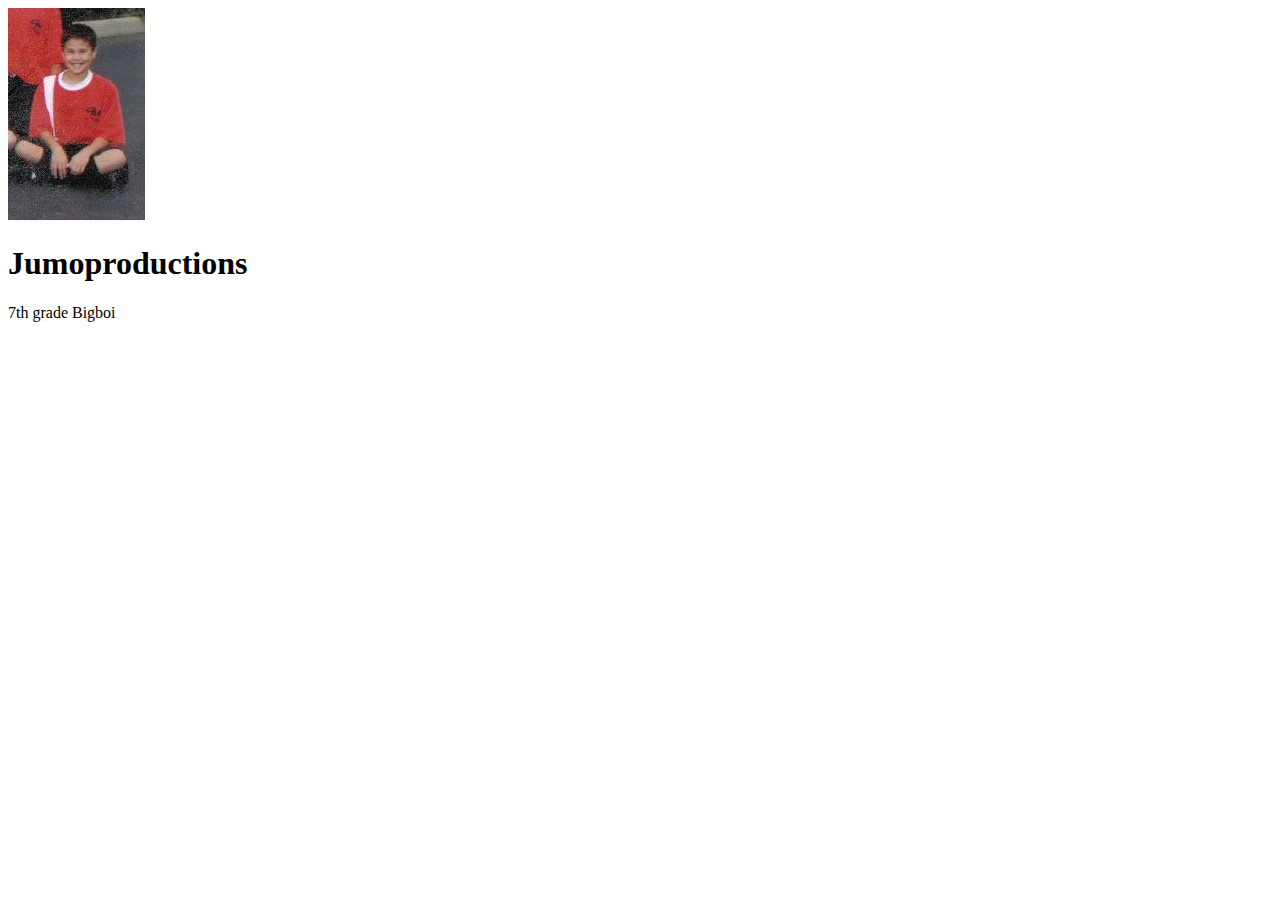
<file: first bs/html/index.html>
<!DOCTYPE html>
<html lang="en">
    <head>
        <title>Jumo</title>
    </head>
    <body>
        <img src="images/7th grade soccer.jpg" alt="7th grade soccer photo">
        <p><h1>Jumoproductions</h1></p>
    </body>
    <footer>7th grade Bigboi</footer>
</html>
</file>
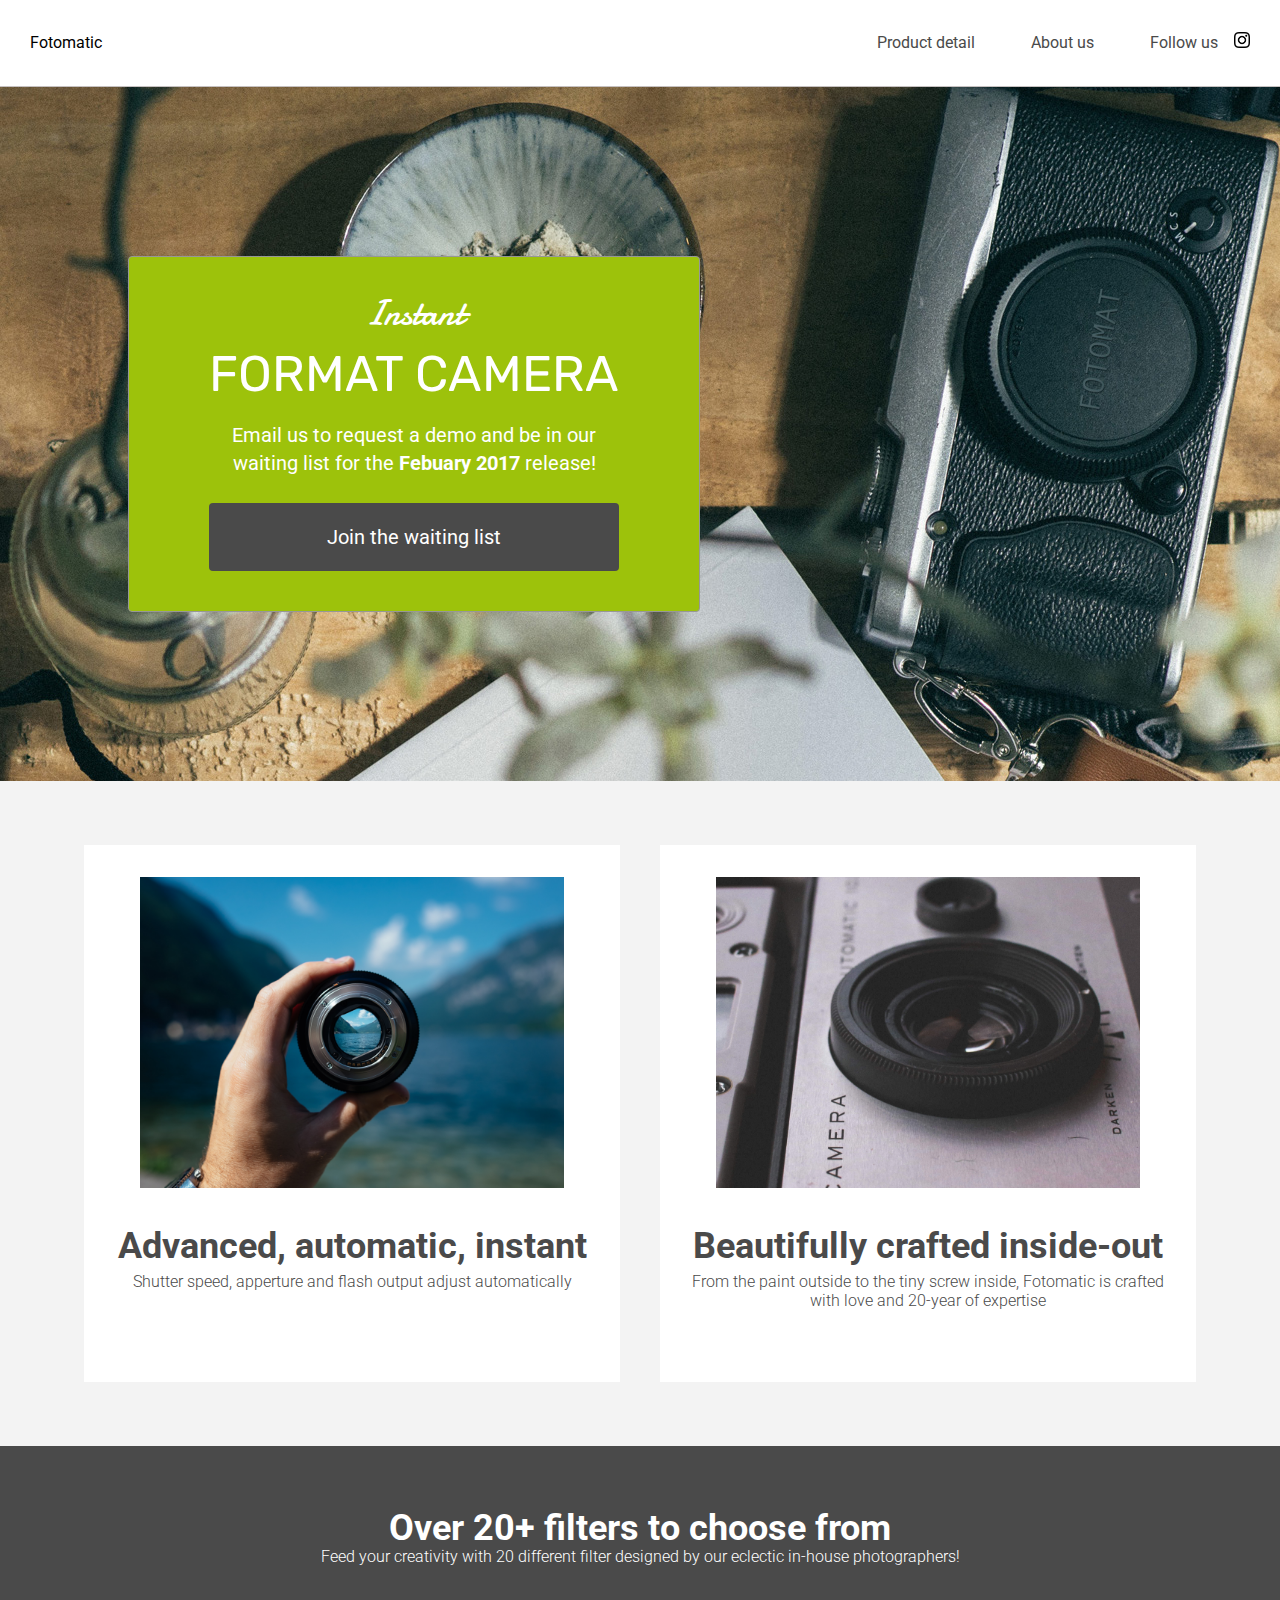
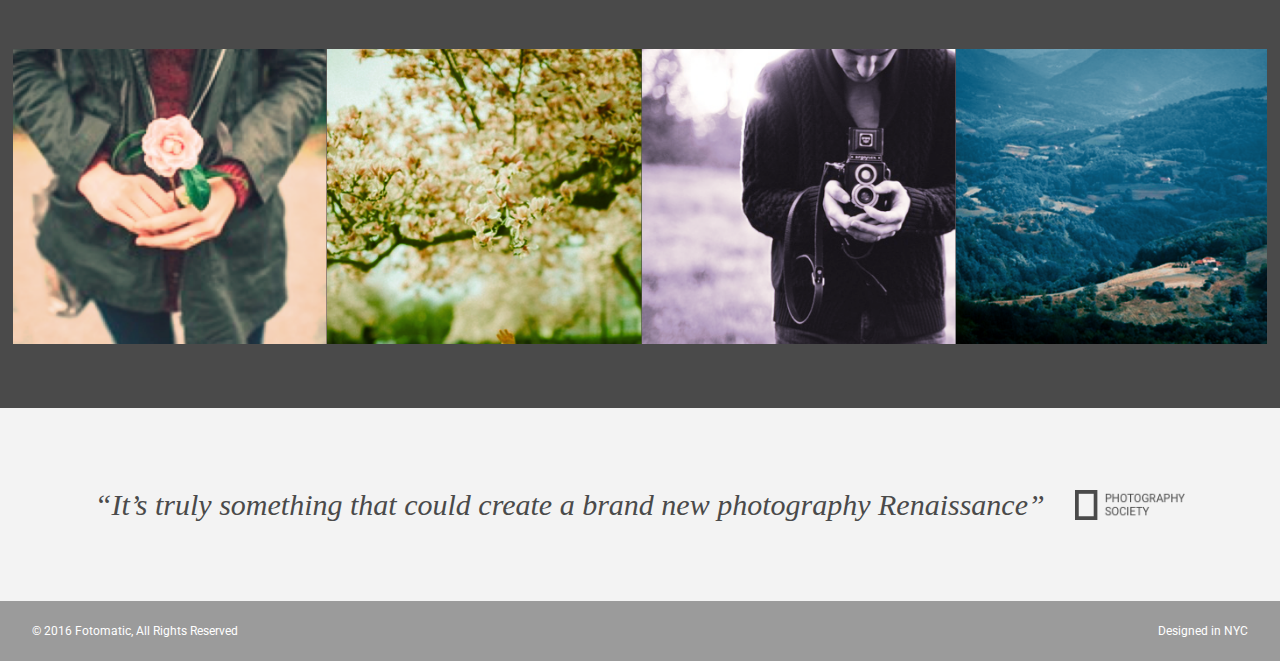
<file: fotomatic fix project/F1C1_solution/index.html>
<!DOCTYPE html>
<html>
<head>
  <link href="https://fonts.googleapis.com/css?family=Damion" rel="stylesheet">
  <link href="https://fonts.googleapis.com/css?family=Rubik" rel="stylesheet">
  <link href="https://fonts.googleapis.com/css?family=Roboto:300,400,600,700" rel="stylesheet">
  <link rel="stylesheet" href="./resources/css/reset.css">
  <link rel="stylesheet" href="./resources/css/style.css">
  <title>Fotomatic</title>
</head>
<body>
  <!-- Header -->
  <header>
    <div class="content">
      <a href="index.html" class="desktop logo">Fotomatic</a>
      <nav class="desktop">
        <ul>
          <li><a href="#">Product detail</a></li>
          <li><a href="#">About us</a></li>
          <li><a href="https://www.instagram.com/" target="_blank">Follow us <img class="icon" src="./resources/images/instagram.png"></a></li>
          <li><a href="#" class="button">Join us</a></li>
        </ul>
      </nav>
      <nav class="mobile">
        <ul>
          <li><a href="#"><img src="./resources/images/ic-logo.svg"></a></li>
          <li><a href="#"><img src="./resources/images/ic-product-detail.svg"></a></li>
          <li><a href="#"><img src="./resources/images/ic-about-us.svg"></a></li>
          <li><a href="#" class="button">Join us</a></li>
        </ul>
      </nav>
    </div>
  </header>

  <!-- Main Content -->
  <div class="main-content">

    <!-- Sign Up Section -->
    <div id="sign-up-section" class="banner">
      <div id="sign-up-cta">
        <div class="content center">
          <div class="header">
            <h2 class="cursive">Instant</h2>
            <h1 class="striking">FORMAT CAMERA</h1>
          </div>
          <div class="email">
            <span>
              Email us to request a demo and be in our waiting list for the <strong>Febuary 2017</strong> release!
            </span>
            <div class="button">Join the waiting list</div>
          </div>
        </div>
      </div>
    </div>

    <!-- Features Section -->
    <div id="features-section">
      <div class="feature">
        <div class="center">
          <div class="image-container">
            <img src="./resources/images/feature-1.png" />
          </div>
          <div class="content">
            <h2>Advanced, automatic, instant</h2>
            <h3>Shutter speed, apperture and flash output adjust automatically</h3>
          </div>
        </div>
      </div>
      <div class="feature">
        <div class="center">
          <div class="image-container">
            <img src="./resources/images/feature-2.png" />
          </div>
          <div class="content">
            <h2>Beautifully crafted inside-out</h2>
            <h3>From the paint outside to the tiny screw inside, Fotomatic is crafted with love and 20-year of expertise</h3>
          </div>
        </div>
      </div>
    </div>

    <!-- Filters Section -->
    <div id="filters-section">
      <div class="content center">
        <h2>Over 20+ filters to choose from</h2>
        <h3>Feed your creativity with 20 different filter designed by our eclectic in-house photographers!</h3>
      </div>
      <div class="images-container">
        <div class="image-container">
          <img src="./resources/images/filter-1.png" />
        </div>
        <div class="image-container">
          <img src="./resources/images/filter-2.png" />
        </div>
        <div class="image-container">
          <img src="./resources/images/filter-3.png" />
        </div>
        <div class="image-container extra">
          <img src="./resources/images/filter-4.png" />
        </div>
      </div>
    </div>

    <!-- Quotes Section -->
    <div id="quotes-section">
      <div class="content center">
        <span class="quote">“It’s truly something that could create a brand new photography Renaissance”</span>
        <img class="quote-citation" src="./resources/images/photography-logo.png" />
      </div>
    </div>

    <!-- Footer -->
    <footer>
      <div class="content">
        <span class="copyright">© 2016  Fotomatic, All Rights Reserved</span>
        <span class="location">Designed in NYC</span>
      </div>
    </footer>

  </div>
</body>
</html>
</file>
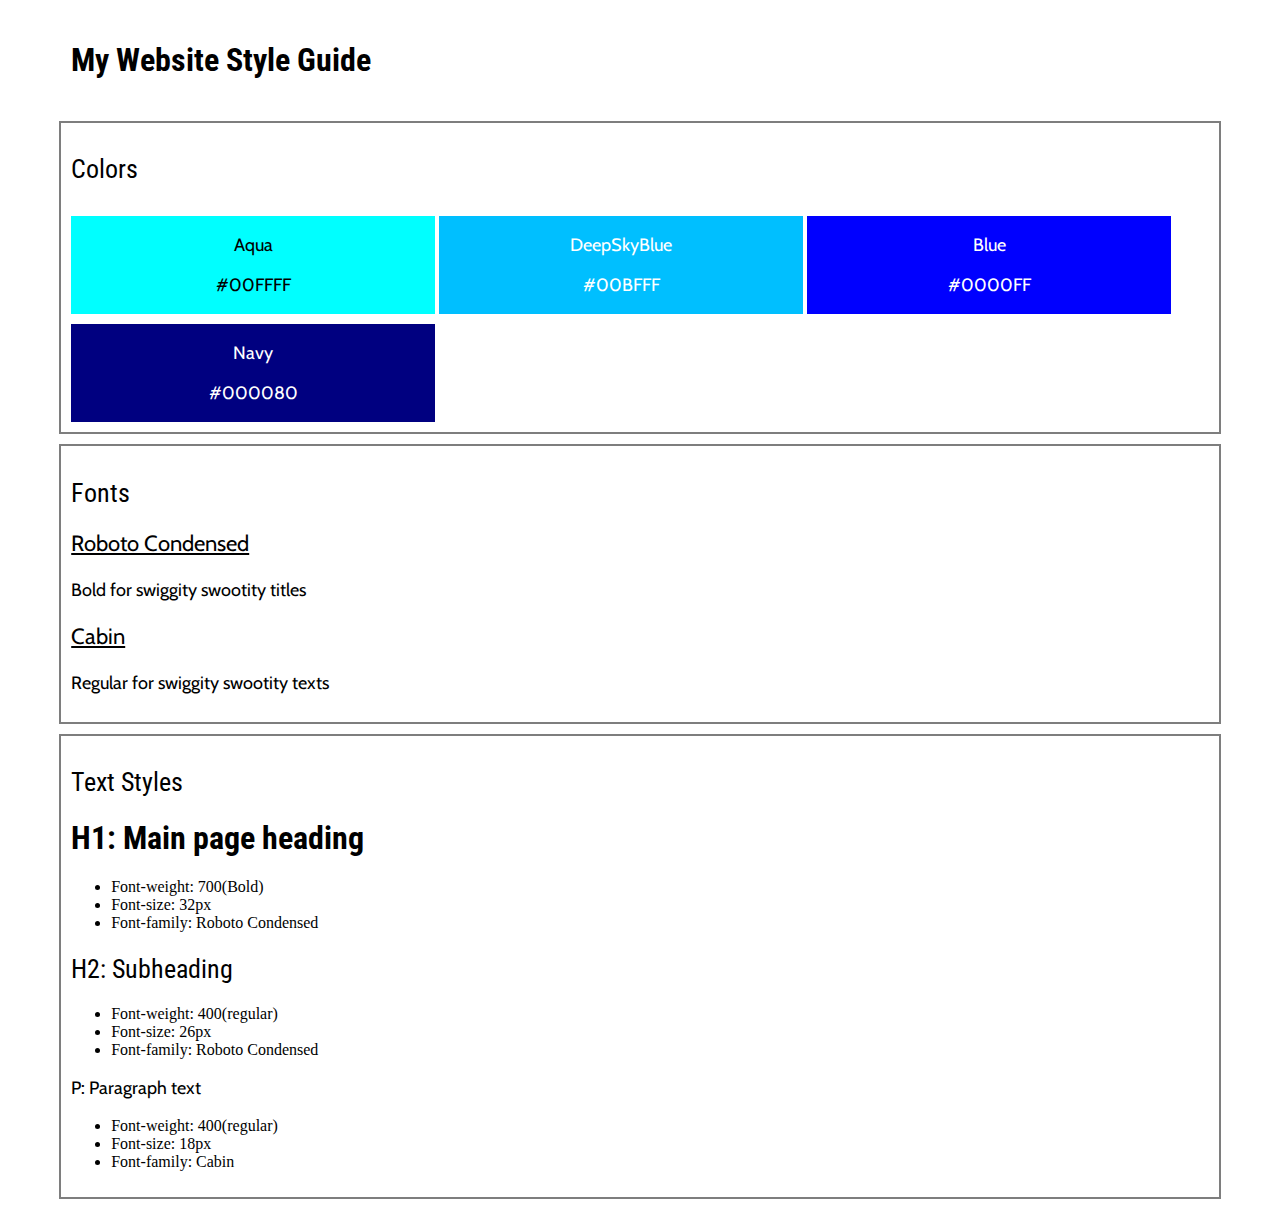
<file: project  style sheet/websitestylesheet.html>
<!DOCTYPE html>
<html lang="en">
<head>
    <meta charset="UTF-8">
    <meta http-equiv="X-UA-Compatible" content="IE=edge">
    <meta name="viewport" content="width=device-width, initial-scale=1.0">
    <link rel="stylesheet" type="text/css" href="./stylesheet.css"/>
    <link rel="preconnect" href="https://fonts.googleapis.com">
    <link rel="preconnect" href="https://fonts.gstatic.com" crossorigin>
    <link href="https://fonts.googleapis.com/css2?family=Cabin&family=Roboto+Condensed:wght@400;700&display=swap" rel="stylesheet">
    <title>Website Style Guide</title>
</head>
<body>
    <div class="ctb title">
        <h1>My Website Style Guide</h1>
    </div>
    <div class="ctb colors">
      <h2>Colors</h2>
        <div class="colorb aqua">
            <p>Aqua</p>
            <p>#00FFFF</p>
        </div>
        <div class="colorb deepskyblue">
            <p>DeepSkyBlue</p>
            <p>#00BFFF</p>
        </div>
        <div class="colorb blue">
            <p>Blue</p>
            <p>#0000FF</p>
        </div>
        <div class="colorb navy">
            <p>Navy</p>
            <p>#000080</p>
        </div>
    </div>
    <div class="ctb">
      <h2>Fonts</h2>
         <div class="roboto">
             <P class="underline">Roboto Condensed</P>
             <p>Bold for swiggity swootity titles</p>
         </div>
         <div class="cabin">
             <p class="underline">Cabin</p>
             <p>Regular for swiggity swootity texts</p>
         </div>
    </div>
    <div class="ctb">
      <h2>Text Styles</h2>
      <h1>H1: Main page heading</h1>
      <ul>
          <li>Font-weight: 700(Bold)</li>
          <li>Font-size: 32px</li>
          <li>Font-family: Roboto Condensed</li>
      </ul>
      <h2>H2: Subheading</h2>
      <ul>
          <li>Font-weight: 400(regular)</li>
          <li>Font-size: 26px</li>
          <li>Font-family: Roboto Condensed</li>
      </ul>
      <p>P: Paragraph text</p>
      <ul>
          <li>Font-weight: 400(regular)</li>
          <li>Font-size: 18px</li>
          <li>Font-family: Cabin</li>
      </ul>
    </div>
</body>
</html>
</file>
<file: fotomatic fix project/F1C1_solution/resources/css/style.css>
/* Universal Styles */

html {
  font-family: "Roboto", sans-serif;
  font-size: 16px;
}

.main-content {
  position: relative;
  top: 5.3125rem; /* To offset for fixed header. */
}

.center {
  text-align: center;
}

.button {
  border-radius: 4px;
  background-color: #4a4a4a;
  color: white;
}

.image-container {
  overflow: hidden;
}

.image-container img {
  display: block;
  max-width: 100%;
}

@media only screen and (max-width: 895px) {
  .main-content {
    top: 2.5625rem;
  }
}

/* Header */

header {
  position: fixed;
  z-index: 100;
  width: 100%;
  border-bottom: solid 1px #c6c1c1;
  background-color: white;
}

header .content {
  display: flex;
  align-items: center;
  padding: 1.875rem;
}

header .logo {
  flex: 1;
}

header nav ul {
  display: flex;
}

nav li {
  padding-left: 3.5rem;
}

nav a {
  vertical-align: bottom;
  line-height: 1.6;
  font-size: 1rem;
  color: #4a4a4a;
}

nav .button {
  padding: .1875rem .5rem;
  background-color: #9dc20b;
  line-height: 1.6;
  color: white;
}

nav li:last-child {
  display: none;
}

header .icon {
  width: 1rem;
  padding-left: .75rem;
}

header .mobile {
  display: none;
}

@media only screen and (max-width: 895px) {
  nav li:last-child {
    display: block;
  }

  header .content {
    padding: 1rem 1rem;
  }
}

@media only screen and (max-width: 600px) {
  header .desktop {
    display: none;
  }

  header .mobile {
    display: block;
    width: 100%;
  }

  header .content {
    padding: .5rem 0;
  }

  header .mobile ul {
    display: flex;
    justify-content: space-around;
    align-items: center;
    width: 100%;
  }

  header .mobile li {
    padding: 0;
  }
}

/* Sign Up Section */

#sign-up-section {
  display: flex;
  justify-content: flex-start;
  align-items: flex-start;
  height: 43.5rem;
  background-image: url('../images/banner-landingpage.jpg');
  background-position: bottom;
  background-size: cover;
  background-repeat: no-repeat;
}

#sign-up-cta {
  position: relative;
  top: 171px;
  left: 10%;
  padding: 0 5rem 2.5rem 5rem;
  border: solid 1px #979797;
  border-radius: 4px;
  background-color: #9dc20b;
}

#sign-up-cta .content {
  width: 25.625rem;
  margin-top: 2rem;
  font-family: "Roboto", sans-serif;
  font-size: 1.25rem;
  line-height: 1.4;
  color: white;
}

#sign-up-cta h1 {
  font-size: 3.125rem;
}

#sign-up-cta h2 {
  font-size: 2.25rem;
}

#sign-up-cta span strong {
  font-weight: bold;
}

#sign-up-cta .cursive {
  font-family: "Damion", cursive;
}

#sign-up-cta .striking {
  font-family: "Rubik", sans-serif;
  padding-bottom: .75rem;
}

#sign-up-cta .button {
  margin-top: 1.625rem;
  padding: 1.25rem 7.25rem;
}

@media only screen and (max-width: 895px) {
  #sign-up-section {
    align-items: center;
    justify-content: center;
    height: 28rem;
  }

  #sign-up-cta {
    position: static;
    width: auto;
    height: auto;
    background-color: transparent;
    border: none;
  }

  #sign-up-cta .content {
    margin-top: 0;
  }

  #sign-up-cta .email {
    display: none;
  }

  #sign-up-cta h1 {
    font-size: 3.125rem;
  }

  #sign-up-cta h2 {
    font-size: 2.25rem;
  }
}

@media only screen and (max-width: 600px) {
  #sign-up-section {
    height: 20rem;
  }

  #sign-up-cta h1 {
    font-size: 2.25rem;
  }

  #sign-up-cta h2 {
    font-size: 2rem;
  }
}

/* Features Section */

#features-section {
  display: flex;
  justify-content: space-between;
  padding: 4rem 5%;
  background-color: #f3f3f3;
}

.feature {
  flex: 1;
  padding: 2rem;
  margin: 0px 1.25rem;
  background-color: white;
}

.feature .image-container {
  width: 90%;
  height: 65%;
  margin: 0 auto;
}

.feature .content {
  padding: 2.5rem 0;
}

.feature h2 {
  padding-bottom: .5rem;
  font-size: 2.25rem;
  font-weight: bold;
  color: #4a4a4a;
}

.feature h3 {
  font-size: 1rem;
  line-height: 1.2;
  font-weight: 300;
  color: #4a4a4a;
}

@media only screen and (max-width: 895px) {
  #features-section {
    padding: 1rem;
  }

  .feature {
    margin: 0px .5rem;
    padding: 1rem;
  }

  .feature h2 {
    font-size: 2rem;
    line-height: 1.3;
  }

  .feature h3 {
    font-size: .875rem;
    line-height: 1.4;
  }
}

@media only screen and (max-width: 600px) {
  #features-section {
    flex-flow: column;
    padding: 0;
  }

  .feature {
    margin: 0;
    padding: 1.25rem 1rem 0 1rem;
  }

  .feature .content {
    padding: 1.25rem 0 1.875rem 0;
  }
}

/* Filters Section */

#filters-section {
  padding: 4rem 0;
  background-color: #4a4a4a;
}

#filters-section .content {
  padding: 0 .625rem;
  margin-bottom: 5rem;
}

#filters-section .content h2 {
  font-size: 2.25rem;
  font-weight: bold;
  color: white;
}

#filters-section .content h3 {
  font-size: 1rem;
  line-height: 1.4;
  font-weight: 300;
  color: white;
}

#filters-section .images-container {
  display: flex;
  max-width: 100%;
  padding: 0 1%;
}

@media only screen and (max-width: 600px) {
  #filters-section {
    padding: 1.5rem 0 0 0;
  }

  #filters-section .content {
    margin-bottom: 1rem;
  }

  #filters-section .content h2 {
    padding-bottom: .625rem;
    font-size: 1.125rem;
    line-height: 1.3;
    font-weight: normal;
  }

  #filters-section .content h3 {
    font-size: .875rem;
    line-height: 1.4;
  }

  #filters-section .images-container {
    padding: 0;
  }

  #filters-section .extra {
    display: none;
  }
}

/* Quotes Section */

#quotes-section {
  background-color: #f3f3f3;
}

#quotes-section .content {
  display: flex;
  align-items: center;
  justify-content: center;
  padding: 5rem 1.5rem;
}

#quotes-section .quote {
  padding-right: 1.875rem;
  font-family: "Palatino", serif;
  font-size: 1.875rem;
  line-height: 1.1;
  font-style: italic;
  color: #4a4a4a;
}

#quotes-section .quote-citation {
  height: 1.875rem;
}

@media only screen and (max-width: 895px) {
  #quotes-section .content {
    padding: 3rem 1.5rem;
  }
}

@media only screen and (max-width: 600px) {
  #quotes-section .content {
    flex-flow: column;
    padding: 1.875rem .625rem;
  }

  #quotes-section .quote {
    font-size: 1.5rem;
    line-height: 1.4;
  }

  #quotes-section .quote-citation {
    display: block;
    padding-top: 1rem;
    margin: auto;
  }
}

/* Footer */

footer {
  background-color: #9b9b9b;
  padding: 1.5rem 2rem;
}

footer .content {
  color: white;
  display: flex;
  font-size: .75rem;
}

footer .copyright {
  flex-grow: 1;
}

@media only screen and (max-width: 600px) {
  footer .content {
    font-size: .625rem;
  }
}
</file>
<file: project  style sheet/stylesheet.css>
h1 {
    font-family: 'Roboto Condensed', sans-serif;
    font-weight: 700;
    font-size: 32px;
}

h2 {
    font-family: 'Roboto Condensed', sans-serif;
    font-weight: 400;
    font-size: 26px;
}

p {
    font-family: 'Cabin', sans-serif;
    font-weight: 400;
    font-size: 18px;
}

.ctb {
    width: 90%;
    border: 2px solid rgb(126, 126, 126);
    margin: 10px;
    padding: 10px;
    margin-left: auto;
    margin-right: auto;
}

.ctb.title {
  border: hidden;
}

.colorb {
    margin-top: 10px;
    width: 32%;
    color: white;
    display: inline-block;
    text-align: center;
}

.aqua {
  background-color:#00FFFF;
  color: black;
}

.deepskyblue {
    background-color: #00BFFF;
}

.blue {
    background-color: #0000FF;
}

.navy {
    background-color: #000080;
}

.roboto {
    font-family: 'Roboto Condensed', sans-serif;
}

.cabin {
    font-family: 'Cabin', sans-serif;
}

.underline {
    text-decoration: underline;
    font-size: 22px;
}
</file>
